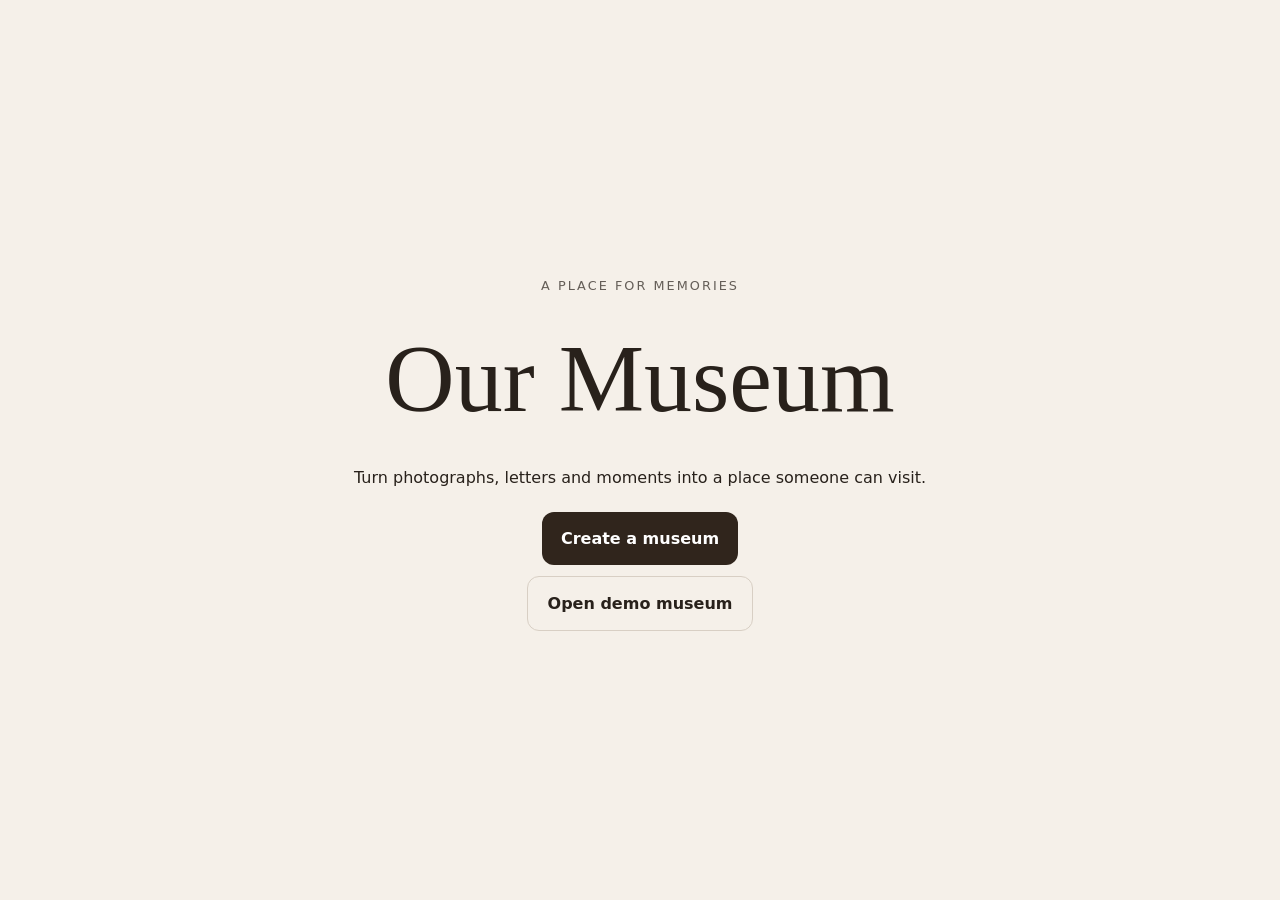
<file: index.html>
<!doctype html>
<html lang="en">
<head>
  <meta charset="utf-8">
  <meta name="viewport" content="width=device-width, initial-scale=1">
  <title>Our Museum</title>
  <link rel="stylesheet" href="css/main.css">
</head>
<body>
  <main class="home">
    <p class="eyebrow">A place for memories</p>
    <h1>Our Museum</h1>
    <p>Turn photographs, letters and moments into a place someone can visit.</p>
    <a class="button" href="admin.html">Create a museum</a>
    <a class="button secondary" href="museum.html">Open demo museum</a>
  </main>
</body>
</html>
</file>
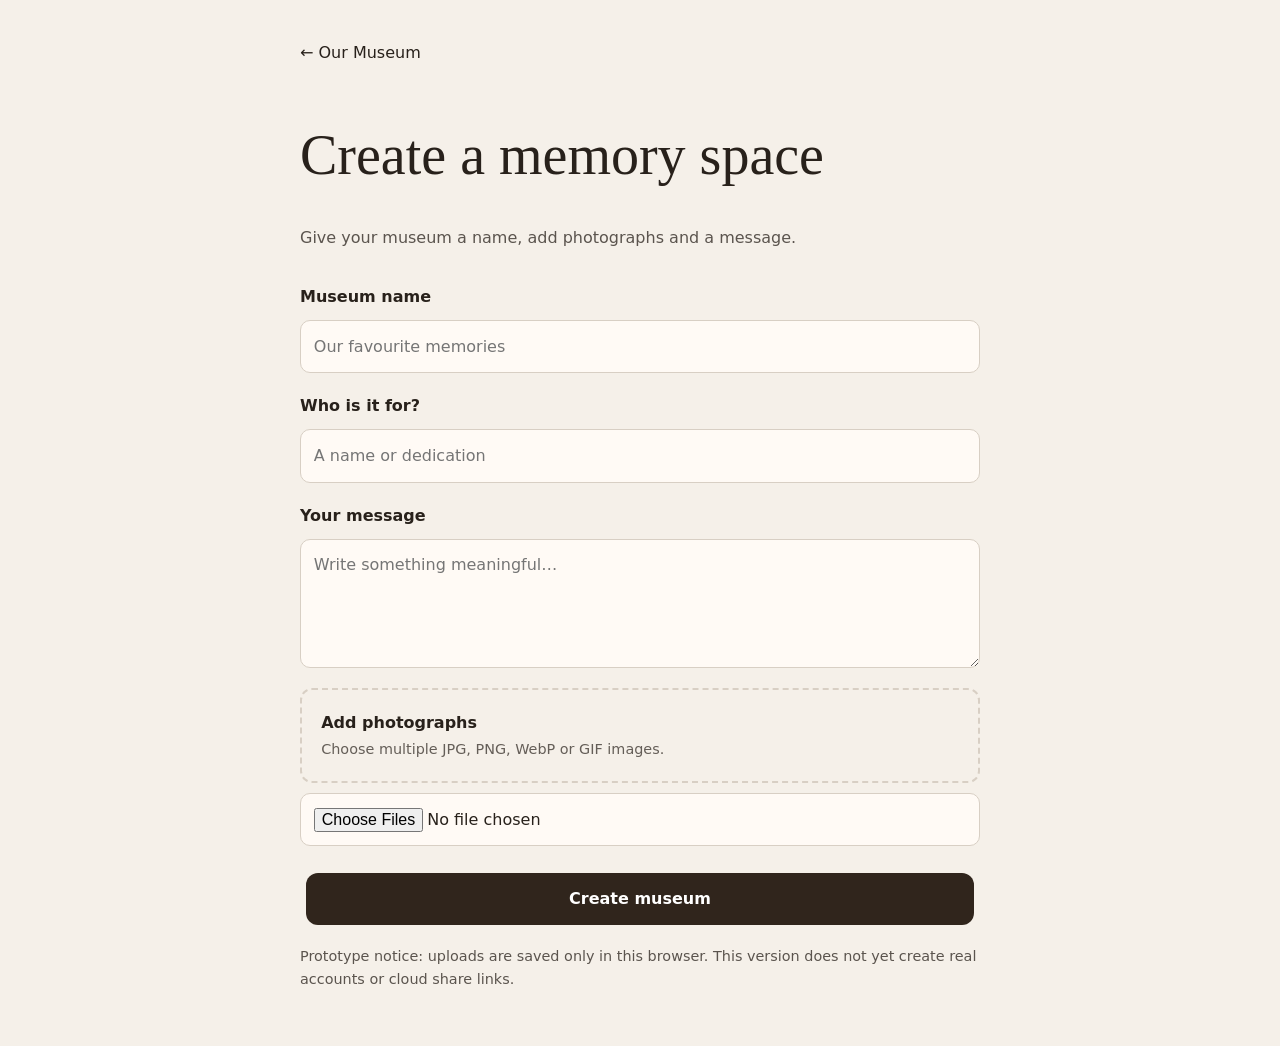
<file: admin.html>
<!doctype html>
<html lang="en">
<head>
  <meta charset="utf-8">
  <meta name="viewport" content="width=device-width, initial-scale=1">
  <title>Create your museum | Our Museum</title>
  <link rel="stylesheet" href="css/main.css">
  <link rel="stylesheet" href="css/admin.css">
</head>
<body>
  <main class="editor">
    <a class="back" href="index.html">← Our Museum</a>
    <h1>Create a memory space</h1>
    <p class="intro">Give your museum a name, add photographs and a message.</p>
    <form id="museum-form">
      <label for="museum-title">Museum name</label>
      <input id="museum-title" name="title" maxlength="80" required placeholder="Our favourite memories">
      <label for="recipient">Who is it for?</label>
      <input id="recipient" name="recipient" maxlength="100" placeholder="A name or dedication">
      <label for="message">Your message</label>
      <textarea id="message" name="message" rows="4" maxlength="1000" placeholder="Write something meaningful…"></textarea>
      <label class="upload" for="photos"><strong>Add photographs</strong><span>Choose multiple JPG, PNG, WebP or GIF images.</span></label>
      <input id="photos" name="photos" type="file" accept="image/*" multiple>
      <div id="preview" class="preview" aria-live="polite"></div>
      <button class="button" type="submit">Create museum</button>
    </form>
    <section id="share-result" class="share-result" hidden aria-live="polite"></section>
    <p class="note">Prototype notice: uploads are saved only in this browser. This version does not yet create real accounts or cloud share links.</p>
  </main>
  <script src="js/admin.js"></script>
</body>
</html>
</file>
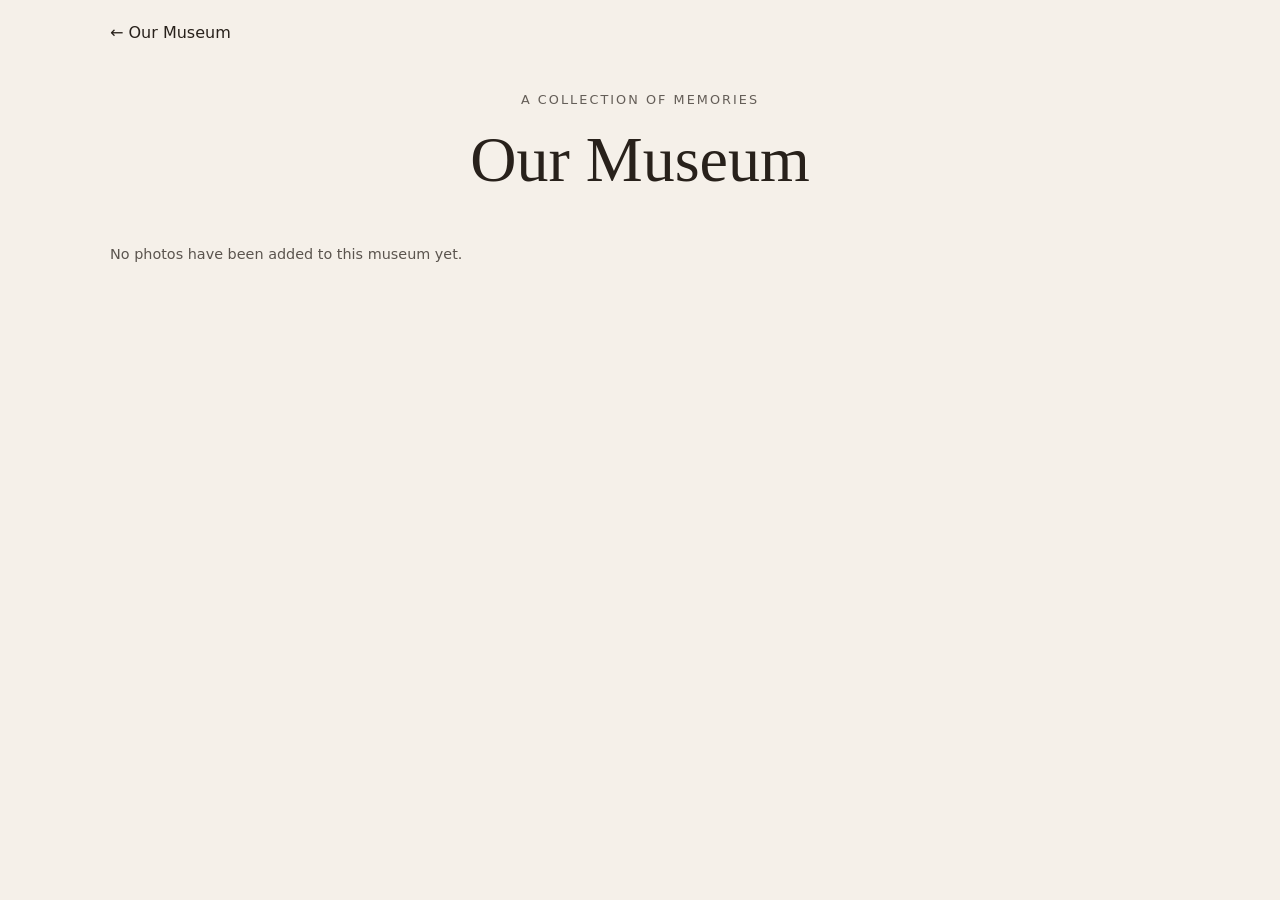
<file: museum.html>
<!doctype html>
<html lang="en">
<head>
  <meta charset="utf-8">
  <meta name="viewport" content="width=device-width, initial-scale=1">
  <title>Museum | Our Museum</title>
  <link rel="stylesheet" href="css/main.css">
  <link rel="stylesheet" href="css/museum.css">
</head>
<body>
  <main class="museum-page">
    <a class="back" href="index.html">← Our Museum</a>
    <header class="museum-header"><p class="eyebrow">A collection of memories</p><h1 id="museum-title">Our Museum</h1><p id="dedication"></p></header>
    <section id="photo-gallery" class="gallery" aria-label="Museum photographs"></section>
    <p id="empty-state" class="note" hidden>No photos have been added to this museum yet.</p>
  </main>
  <script src="js/museum.js"></script>
</body>
</html>
</file>
<file: css/main.css>
:root{color-scheme:light dark;--bg:#f5f0e9;--fg:#28211b;--card:#fffaf5;--line:#d8cfc4;--accent:#30251c;--accent-text:#fff}
@media(prefers-color-scheme:dark){:root{--bg:#181512;--fg:#eee6dc;--card:#26211c;--line:#484038;--accent:#eee6dc;--accent-text:#181512}}
*{box-sizing:border-box}body{margin:0;background:var(--bg);color:var(--fg);font-family:system-ui,-apple-system,Segoe UI,sans-serif;line-height:1.6}a{color:inherit}.home{min-height:100svh;display:flex;flex-direction:column;align-items:center;justify-content:center;text-align:center;padding:2rem}.home h1{font:clamp(3rem,9vw,6rem)/1.05 Georgia,serif;margin:.2em 0}.home p{max-width:40rem}.eyebrow{letter-spacing:.16em;text-transform:uppercase;font-size:.8rem;opacity:.7}.button{display:inline-flex;justify-content:center;align-items:center;text-decoration:none;border:0;border-radius:12px;padding:.85rem 1.2rem;background:var(--accent);color:var(--accent-text);font:inherit;font-weight:650;cursor:pointer;margin:.35rem}.button.secondary{border:1px solid var(--line);background:transparent;color:var(--fg)}.button:focus-visible,input:focus-visible,textarea:focus-visible,a:focus-visible{outline:3px solid #b17d4a;outline-offset:3px}.back{display:inline-block;margin-bottom:1.25rem;text-decoration:none}.note{font-size:.9rem;opacity:.75}
</file>
<file: css/admin.css>
.editor{max-width:760px;margin:auto;padding:clamp(1rem,4vw,2.5rem)}.editor h1{font:clamp(2rem,6vw,3.5rem)/1.15 Georgia,serif}.intro{opacity:.75}form{display:grid;gap:.65rem;margin-top:1.5rem}label{font-weight:650;margin-top:.6rem}input,textarea{width:100%;border:1px solid var(--line);background:var(--card);color:var(--fg);border-radius:10px;padding:.8rem;font:inherit}textarea{resize:vertical}.upload{display:flex;flex-direction:column;gap:.2rem;border:2px dashed var(--line);padding:1.2rem;border-radius:12px;cursor:pointer}.upload span{font-weight:400;font-size:.9rem;opacity:.7}.preview{display:grid;grid-template-columns:repeat(auto-fill,minmax(130px,1fr));gap:.75rem}.preview figure{margin:0}.preview img{width:100%;aspect-ratio:1;object-fit:cover;border-radius:10px}.preview figcaption{font-size:.85rem;overflow-wrap:anywhere}.share-result{padding:1rem;border:1px solid var(--line);background:var(--card);border-radius:12px;margin-top:1rem}.share-result a{overflow-wrap:anywhere}
</file>
<file: css/museum.css>
.museum-page{max-width:1100px;margin:auto;padding:1.25rem}.museum-header{text-align:center;margin:1.5rem auto 2rem}.museum-header h1{font:clamp(2.2rem,7vw,4rem)/1.15 Georgia,serif;margin:.2em}.gallery{display:grid;grid-template-columns:repeat(auto-fit,minmax(min(100%,240px),1fr));gap:1rem}.gallery figure{margin:0;background:var(--card);border:1px solid var(--line);border-radius:14px;overflow:hidden}.gallery img{width:100%;display:block;max-height:460px;object-fit:contain;background:#111}.gallery figcaption{padding:.9rem;overflow-wrap:anywhere}.gallery .caption-title{font-weight:700;display:block}
</file>
